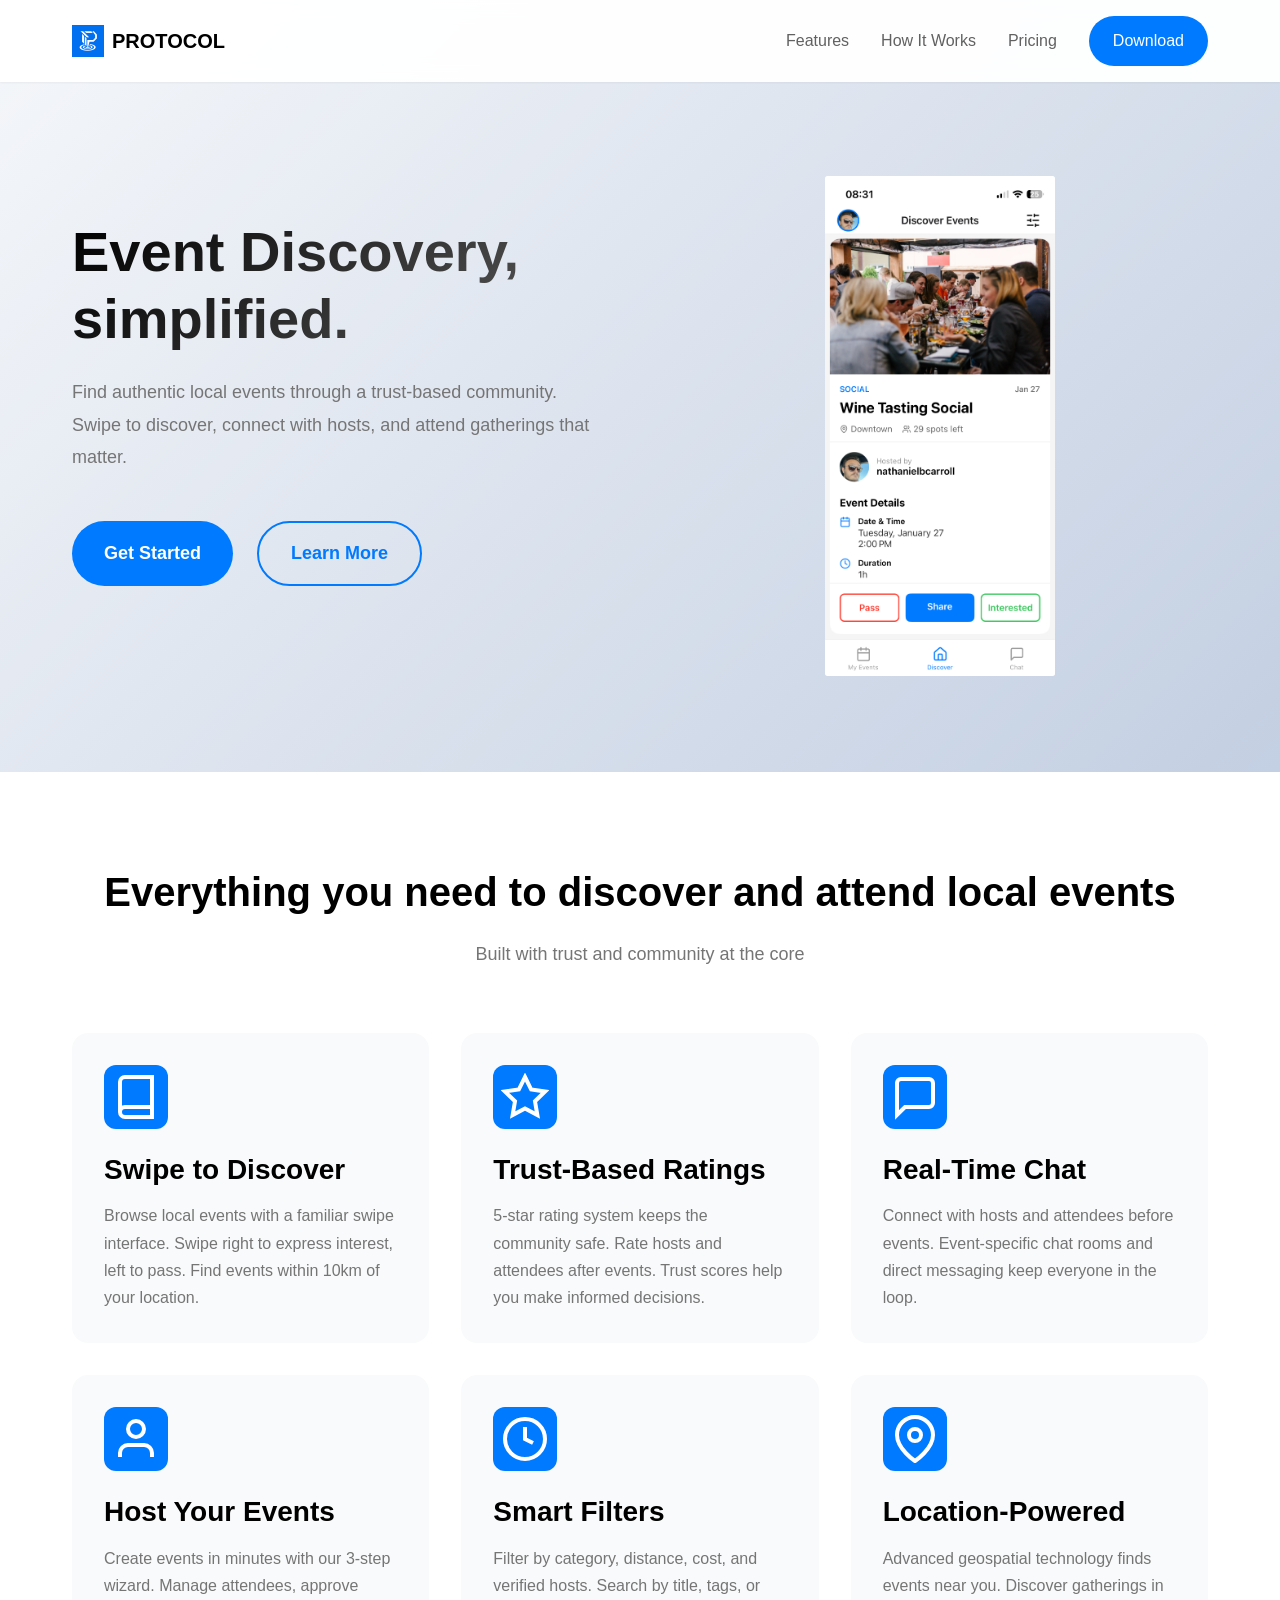
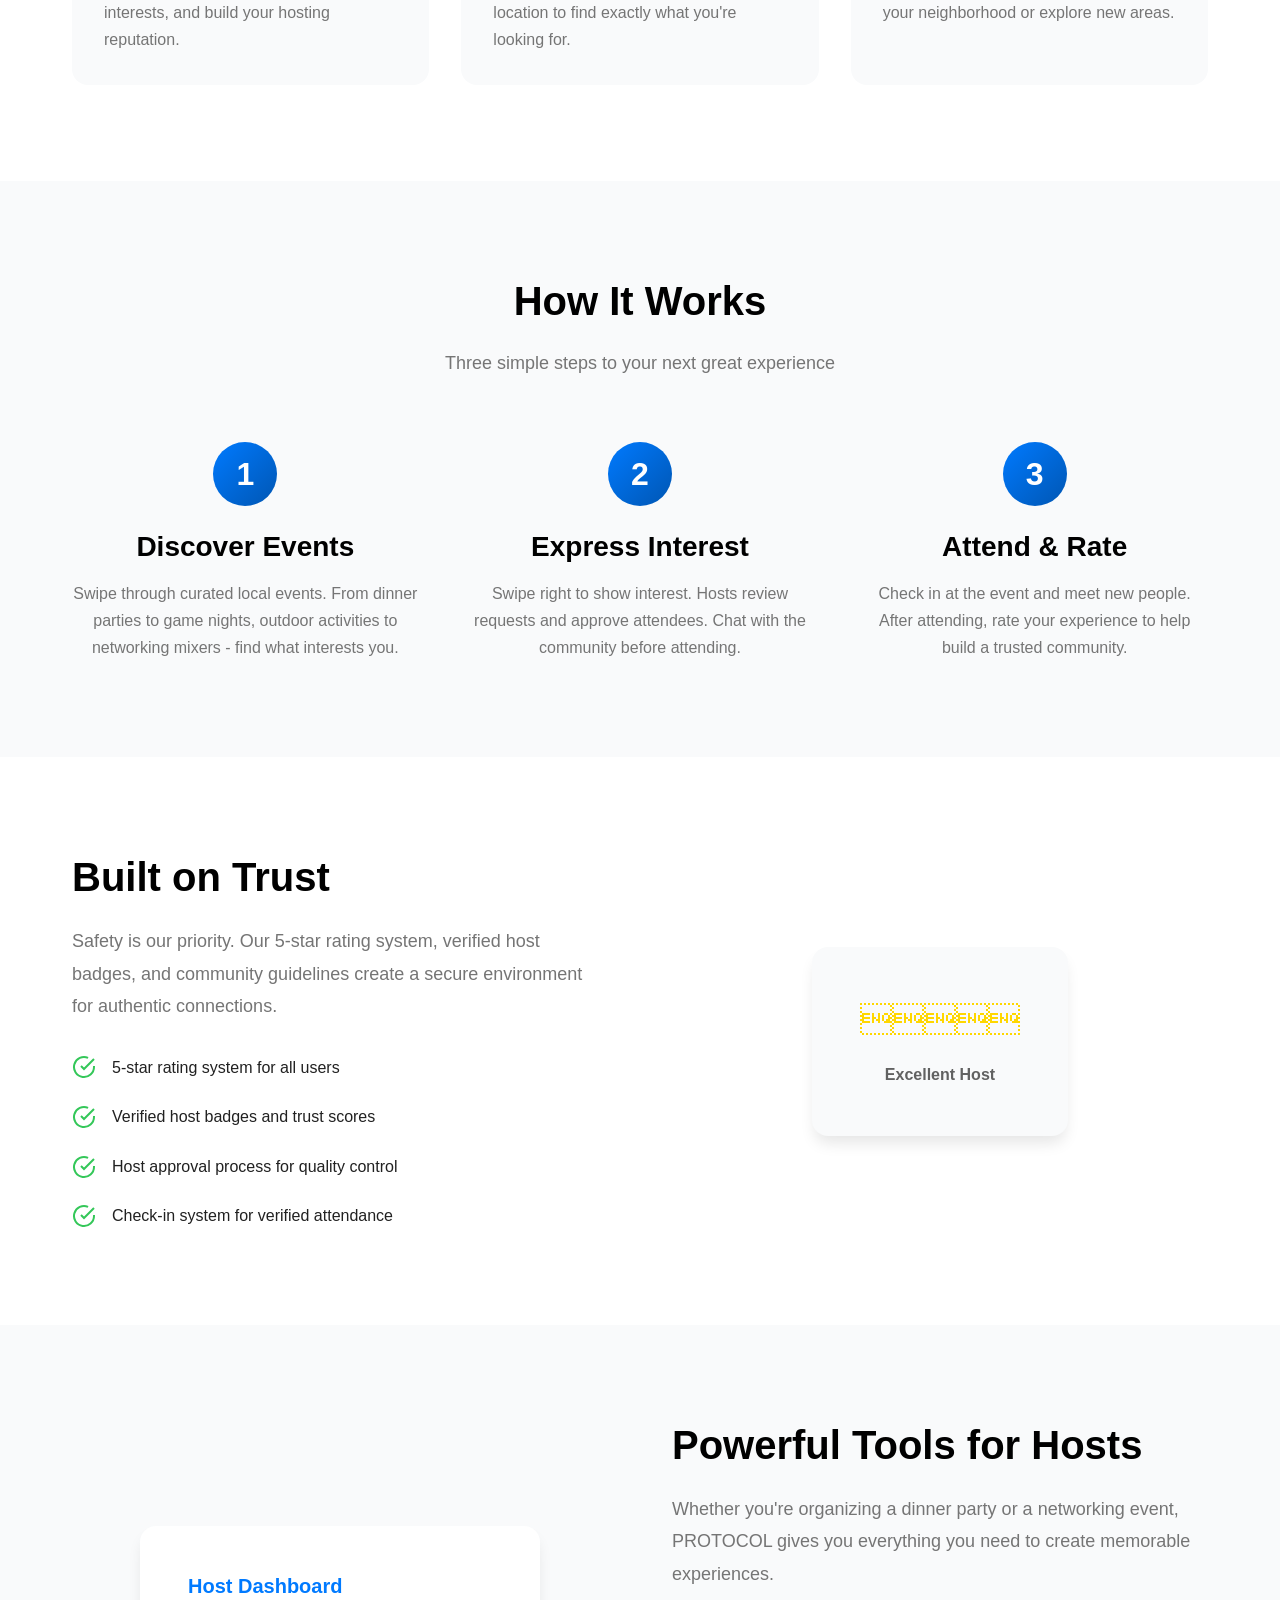
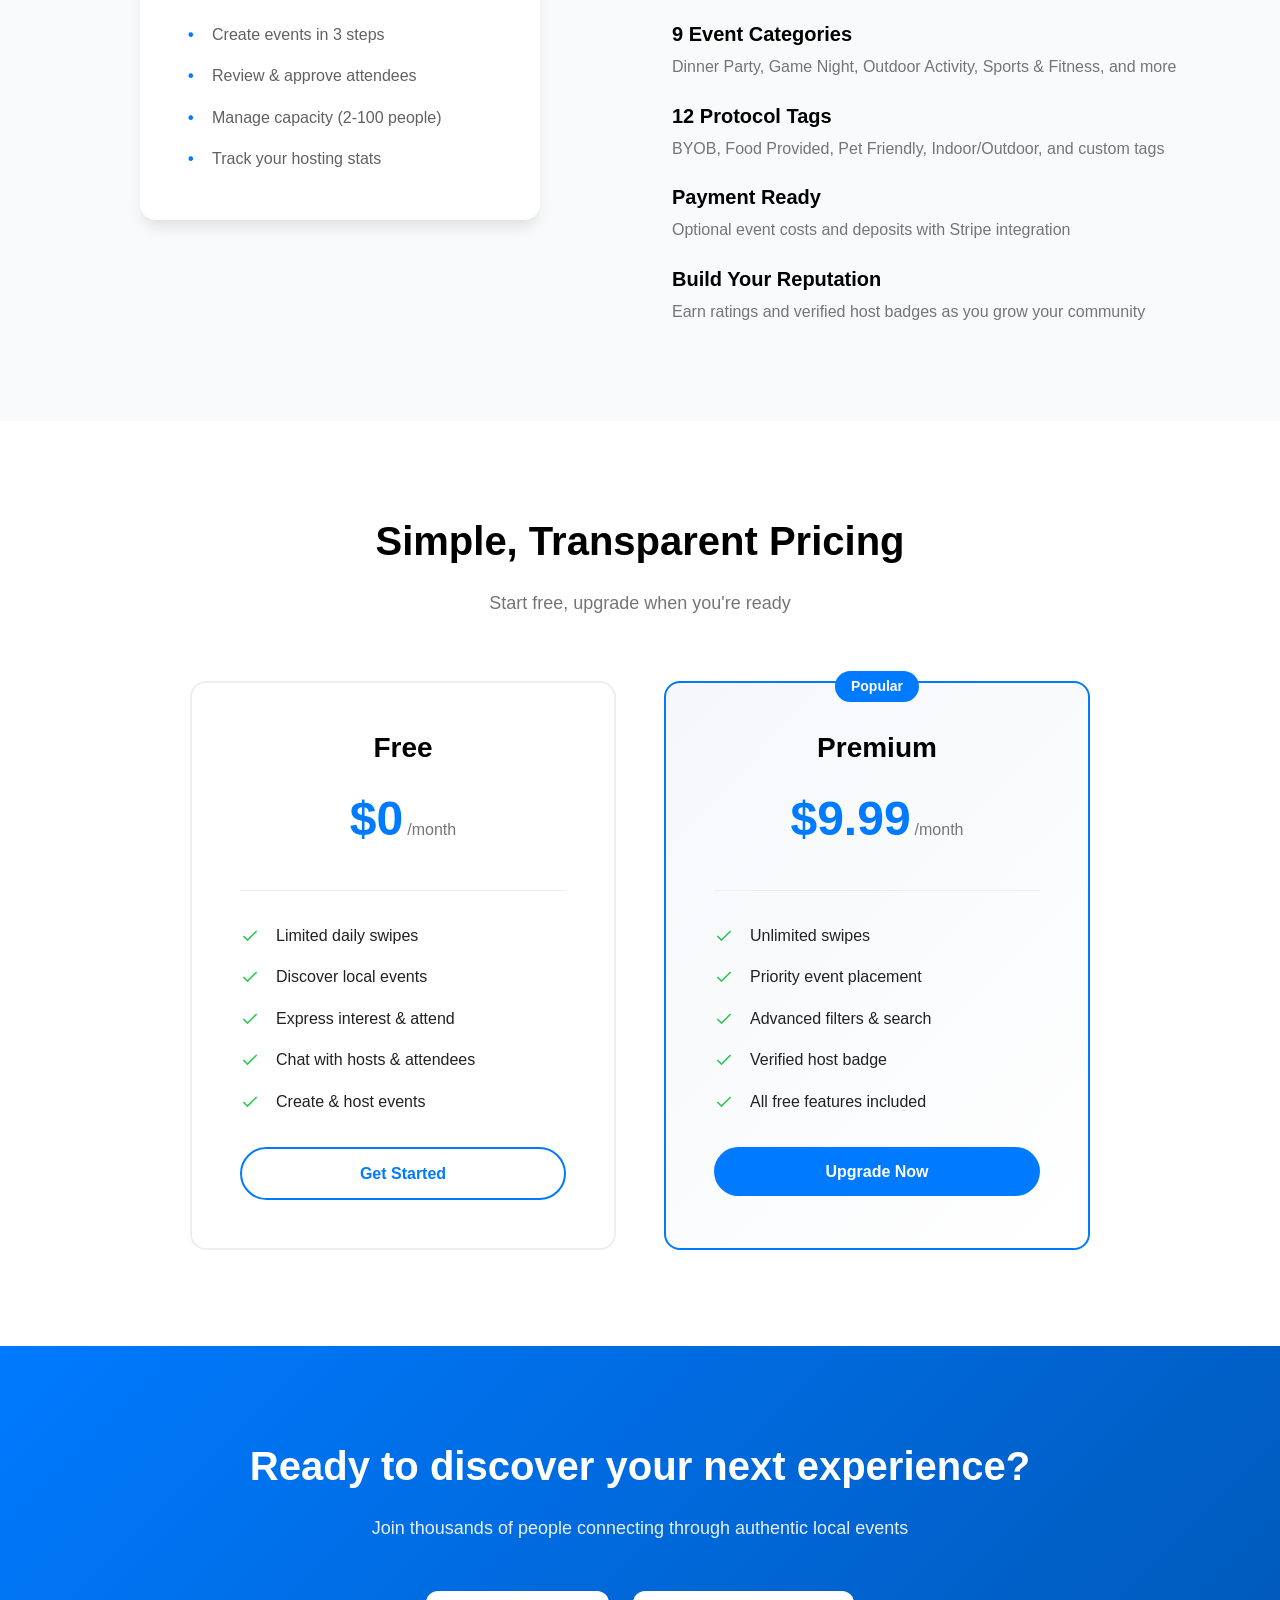
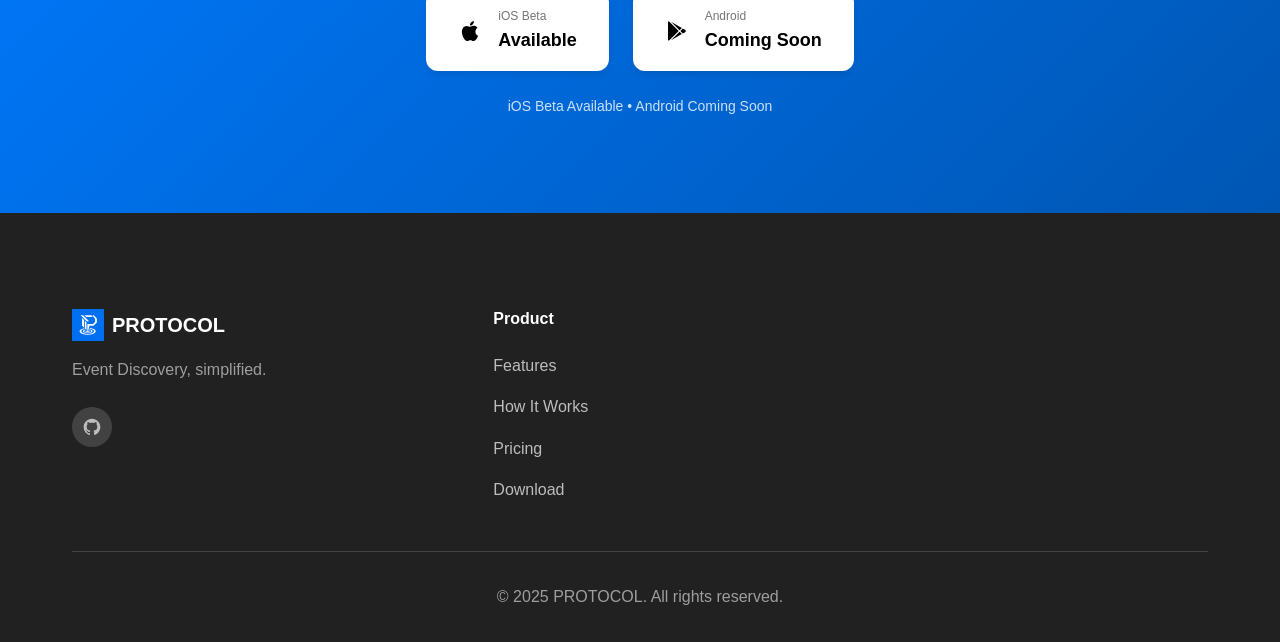
<file: index.html>
<!DOCTYPE html>
<html lang="en">
<head>
    <meta charset="UTF-8">
    <meta name="viewport" content="width=device-width, initial-scale=1.0">
    <meta name="description" content="PROTOCOL - Discover local events through trust. Swipe, connect, and attend authentic social gatherings in your area.">
    <meta name="keywords" content="events, social, local events, event discovery, community, meetup">
    <meta name="author" content="PROTOCOL">

    <!-- Open Graph / Social Media -->
    <meta property="og:type" content="website">
    <meta property="og:title" content="PROTOCOL - Event Discovery, simplified.">
    <meta property="og:description" content="Discover local events through trust. Swipe, connect, and attend authentic social gatherings in your area.">
    <meta property="og:url" content="https://protocol-social.github.io">

    <title>PROTOCOL - Event Discovery, simplified.</title>

    <!-- Favicon -->
    <link rel="icon" type="image/png" href="assets/favicon.png">

    <!-- Stylesheet -->
    <link rel="stylesheet" href="styles.css">
</head>
<body>
    <!-- Navigation -->
    <nav class="nav">
        <div class="container">
            <div class="nav-content">
                <div class="nav-logo">
                    <img src="assets/logo.png" alt="PROTOCOL" class="logo-img">
                    <span class="logo-text">PROTOCOL</span>
                </div>
                <div class="nav-links">
                    <a href="#features">Features</a>
                    <a href="#how-it-works">How It Works</a>
                    <a href="#pricing">Pricing</a>
                    <a href="#download" class="btn-primary">Download</a>
                </div>
            </div>
        </div>
    </nav>

    <!-- Hero Section -->
    <section class="hero">
        <div class="container">
            <div class="hero-content">
                <div class="hero-text">
                    <h1 class="hero-title">Event Discovery, simplified.</h1>
                    <p class="hero-subtitle">Find authentic local events through a trust-based community. Swipe to discover, connect with hosts, and attend gatherings that matter.</p>
                    <div class="hero-buttons">
                        <a href="#download" class="btn-primary btn-large">Get Started</a>
                        <a href="#how-it-works" class="btn-secondary btn-large">Learn More</a>
                    </div>
                </div>
                <div class="hero-image">
                    <img src="assets/app-screenshot.png" alt="PROTOCOL App Interface" class="mockup-img">
                </div>
            </div>
        </div>
    </section>

    <!-- Features Section -->
    <section id="features" class="features">
        <div class="container">
            <div class="section-header">
                <h2 class="section-title">Everything you need to discover and attend local events</h2>
                <p class="section-subtitle">Built with trust and community at the core</p>
            </div>
            <div class="features-grid">
                <div class="feature-card">
                    <div class="feature-icon">
                        <svg width="48" height="48" viewBox="0 0 24 24" fill="none" stroke="currentColor" stroke-width="2">
                            <path d="M4 19.5A2.5 2.5 0 0 1 6.5 17H20"></path>
                            <path d="M6.5 2H20v20H6.5A2.5 2.5 0 0 1 4 19.5v-15A2.5 2.5 0 0 1 6.5 2z"></path>
                        </svg>
                    </div>
                    <h3 class="feature-title">Swipe to Discover</h3>
                    <p class="feature-description">Browse local events with a familiar swipe interface. Swipe right to express interest, left to pass. Find events within 10km of your location.</p>
                </div>

                <div class="feature-card">
                    <div class="feature-icon">
                        <svg width="48" height="48" viewBox="0 0 24 24" fill="none" stroke="currentColor" stroke-width="2">
                            <polygon points="12 2 15.09 8.26 22 9.27 17 14.14 18.18 21.02 12 17.77 5.82 21.02 7 14.14 2 9.27 8.91 8.26 12 2"></polygon>
                        </svg>
                    </div>
                    <h3 class="feature-title">Trust-Based Ratings</h3>
                    <p class="feature-description">5-star rating system keeps the community safe. Rate hosts and attendees after events. Trust scores help you make informed decisions.</p>
                </div>

                <div class="feature-card">
                    <div class="feature-icon">
                        <svg width="48" height="48" viewBox="0 0 24 24" fill="none" stroke="currentColor" stroke-width="2">
                            <path d="M21 15a2 2 0 0 1-2 2H7l-4 4V5a2 2 0 0 1 2-2h14a2 2 0 0 1 2 2z"></path>
                        </svg>
                    </div>
                    <h3 class="feature-title">Real-Time Chat</h3>
                    <p class="feature-description">Connect with hosts and attendees before events. Event-specific chat rooms and direct messaging keep everyone in the loop.</p>
                </div>

                <div class="feature-card">
                    <div class="feature-icon">
                        <svg width="48" height="48" viewBox="0 0 24 24" fill="none" stroke="currentColor" stroke-width="2">
                            <path d="M20 21v-2a4 4 0 0 0-4-4H8a4 4 0 0 0-4 4v2"></path>
                            <circle cx="12" cy="7" r="4"></circle>
                        </svg>
                    </div>
                    <h3 class="feature-title">Host Your Events</h3>
                    <p class="feature-description">Create events in minutes with our 3-step wizard. Manage attendees, approve interests, and build your hosting reputation.</p>
                </div>

                <div class="feature-card">
                    <div class="feature-icon">
                        <svg width="48" height="48" viewBox="0 0 24 24" fill="none" stroke="currentColor" stroke-width="2">
                            <circle cx="12" cy="12" r="10"></circle>
                            <path d="M12 6v6l4 2"></path>
                        </svg>
                    </div>
                    <h3 class="feature-title">Smart Filters</h3>
                    <p class="feature-description">Filter by category, distance, cost, and verified hosts. Search by title, tags, or location to find exactly what you're looking for.</p>
                </div>

                <div class="feature-card">
                    <div class="feature-icon">
                        <svg width="48" height="48" viewBox="0 0 24 24" fill="none" stroke="currentColor" stroke-width="2">
                            <path d="M21 10c0 7-9 13-9 13s-9-6-9-13a9 9 0 0 1 18 0z"></path>
                            <circle cx="12" cy="10" r="3"></circle>
                        </svg>
                    </div>
                    <h3 class="feature-title">Location-Powered</h3>
                    <p class="feature-description">Advanced geospatial technology finds events near you. Discover gatherings in your neighborhood or explore new areas.</p>
                </div>
            </div>
        </div>
    </section>

    <!-- How It Works Section -->
    <section id="how-it-works" class="how-it-works">
        <div class="container">
            <div class="section-header">
                <h2 class="section-title">How It Works</h2>
                <p class="section-subtitle">Three simple steps to your next great experience</p>
            </div>
            <div class="steps">
                <div class="step">
                    <div class="step-number">1</div>
                    <div class="step-content">
                        <h3 class="step-title">Discover Events</h3>
                        <p class="step-description">Swipe through curated local events. From dinner parties to game nights, outdoor activities to networking mixers - find what interests you.</p>
                    </div>
                </div>

                <div class="step">
                    <div class="step-number">2</div>
                    <div class="step-content">
                        <h3 class="step-title">Express Interest</h3>
                        <p class="step-description">Swipe right to show interest. Hosts review requests and approve attendees. Chat with the community before attending.</p>
                    </div>
                </div>

                <div class="step">
                    <div class="step-number">3</div>
                    <div class="step-content">
                        <h3 class="step-title">Attend & Rate</h3>
                        <p class="step-description">Check in at the event and meet new people. After attending, rate your experience to help build a trusted community.</p>
                    </div>
                </div>
            </div>
        </div>
    </section>

    <!-- Trust & Safety Section -->
    <section class="trust-safety">
        <div class="container">
            <div class="trust-content">
                <div class="trust-text">
                    <h2 class="section-title">Built on Trust</h2>
                    <p class="trust-description">Safety is our priority. Our 5-star rating system, verified host badges, and community guidelines create a secure environment for authentic connections.</p>
                    <ul class="trust-features">
                        <li>
                            <svg width="24" height="24" viewBox="0 0 24 24" fill="none" stroke="currentColor" stroke-width="2">
                                <path d="M22 11.08V12a10 10 0 1 1-5.93-9.14"></path>
                                <polyline points="22 4 12 14.01 9 11.01"></polyline>
                            </svg>
                            <span>5-star rating system for all users</span>
                        </li>
                        <li>
                            <svg width="24" height="24" viewBox="0 0 24 24" fill="none" stroke="currentColor" stroke-width="2">
                                <path d="M22 11.08V12a10 10 0 1 1-5.93-9.14"></path>
                                <polyline points="22 4 12 14.01 9 11.01"></polyline>
                            </svg>
                            <span>Verified host badges and trust scores</span>
                        </li>
                        <li>
                            <svg width="24" height="24" viewBox="0 0 24 24" fill="none" stroke="currentColor" stroke-width="2">
                                <path d="M22 11.08V12a10 10 0 1 1-5.93-9.14"></path>
                                <polyline points="22 4 12 14.01 9 11.01"></polyline>
                            </svg>
                            <span>Host approval process for quality control</span>
                        </li>
                        <li>
                            <svg width="24" height="24" viewBox="0 0 24 24" fill="none" stroke="currentColor" stroke-width="2">
                                <path d="M22 11.08V12a10 10 0 1 1-5.93-9.14"></path>
                                <polyline points="22 4 12 14.01 9 11.01"></polyline>
                            </svg>
                            <span>Check-in system for verified attendance</span>
                        </li>
                    </ul>
                </div>
                <div class="trust-visual">
                    <div class="rating-showcase">
                        <div class="rating-card">
                            <div class="stars"></div>
                            <div class="rating-label">Excellent Host</div>
                        </div>
                    </div>
                </div>
            </div>
        </div>
    </section>

    <!-- For Hosts Section -->
    <section class="for-hosts">
        <div class="container">
            <div class="hosts-content">
                <div class="hosts-visual">
                    <div class="host-dashboard-preview">
                        <div class="dashboard-card">
                            <h4>Host Dashboard</h4>
                            <ul>
                                <li>Create events in 3 steps</li>
                                <li>Review & approve attendees</li>
                                <li>Manage capacity (2-100 people)</li>
                                <li>Track your hosting stats</li>
                            </ul>
                        </div>
                    </div>
                </div>
                <div class="hosts-text">
                    <h2 class="section-title">Powerful Tools for Hosts</h2>
                    <p class="hosts-description">Whether you're organizing a dinner party or a networking event, PROTOCOL gives you everything you need to create memorable experiences.</p>
                    <div class="hosts-features">
                        <div class="host-feature">
                            <h4>9 Event Categories</h4>
                            <p>Dinner Party, Game Night, Outdoor Activity, Sports & Fitness, and more</p>
                        </div>
                        <div class="host-feature">
                            <h4>12 Protocol Tags</h4>
                            <p>BYOB, Food Provided, Pet Friendly, Indoor/Outdoor, and custom tags</p>
                        </div>
                        <div class="host-feature">
                            <h4>Payment Ready</h4>
                            <p>Optional event costs and deposits with Stripe integration</p>
                        </div>
                        <div class="host-feature">
                            <h4>Build Your Reputation</h4>
                            <p>Earn ratings and verified host badges as you grow your community</p>
                        </div>
                    </div>
                </div>
            </div>
        </div>
    </section>

    <!-- Pricing Section -->
    <section id="pricing" class="pricing">
        <div class="container">
            <div class="section-header">
                <h2 class="section-title">Simple, Transparent Pricing</h2>
                <p class="section-subtitle">Start free, upgrade when you're ready</p>
            </div>
            <div class="pricing-grid">
                <div class="pricing-card">
                    <div class="pricing-header">
                        <h3 class="pricing-title">Free</h3>
                        <div class="pricing-price">
                            <span class="price-amount">$0</span>
                            <span class="price-period">/month</span>
                        </div>
                    </div>
                    <ul class="pricing-features">
                        <li>
                            <svg width="20" height="20" viewBox="0 0 24 24" fill="none" stroke="currentColor" stroke-width="2">
                                <polyline points="20 6 9 17 4 12"></polyline>
                            </svg>
                            <span>Limited daily swipes</span>
                        </li>
                        <li>
                            <svg width="20" height="20" viewBox="0 0 24 24" fill="none" stroke="currentColor" stroke-width="2">
                                <polyline points="20 6 9 17 4 12"></polyline>
                            </svg>
                            <span>Discover local events</span>
                        </li>
                        <li>
                            <svg width="20" height="20" viewBox="0 0 24 24" fill="none" stroke="currentColor" stroke-width="2">
                                <polyline points="20 6 9 17 4 12"></polyline>
                            </svg>
                            <span>Express interest & attend</span>
                        </li>
                        <li>
                            <svg width="20" height="20" viewBox="0 0 24 24" fill="none" stroke="currentColor" stroke-width="2">
                                <polyline points="20 6 9 17 4 12"></polyline>
                            </svg>
                            <span>Chat with hosts & attendees</span>
                        </li>
                        <li>
                            <svg width="20" height="20" viewBox="0 0 24 24" fill="none" stroke="currentColor" stroke-width="2">
                                <polyline points="20 6 9 17 4 12"></polyline>
                            </svg>
                            <span>Create & host events</span>
                        </li>
                    </ul>
                    <a href="#download" class="btn-secondary btn-block">Get Started</a>
                </div>

                <div class="pricing-card pricing-featured">
                    <div class="pricing-badge">Popular</div>
                    <div class="pricing-header">
                        <h3 class="pricing-title">Premium</h3>
                        <div class="pricing-price">
                            <span class="price-amount">$9.99</span>
                            <span class="price-period">/month</span>
                        </div>
                    </div>
                    <ul class="pricing-features">
                        <li>
                            <svg width="20" height="20" viewBox="0 0 24 24" fill="none" stroke="currentColor" stroke-width="2">
                                <polyline points="20 6 9 17 4 12"></polyline>
                            </svg>
                            <span>Unlimited swipes</span>
                        </li>
                        <li>
                            <svg width="20" height="20" viewBox="0 0 24 24" fill="none" stroke="currentColor" stroke-width="2">
                                <polyline points="20 6 9 17 4 12"></polyline>
                            </svg>
                            <span>Priority event placement</span>
                        </li>
                        <li>
                            <svg width="20" height="20" viewBox="0 0 24 24" fill="none" stroke="currentColor" stroke-width="2">
                                <polyline points="20 6 9 17 4 12"></polyline>
                            </svg>
                            <span>Advanced filters & search</span>
                        </li>
                        <li>
                            <svg width="20" height="20" viewBox="0 0 24 24" fill="none" stroke="currentColor" stroke-width="2">
                                <polyline points="20 6 9 17 4 12"></polyline>
                            </svg>
                            <span>Verified host badge</span>
                        </li>
                        <li>
                            <svg width="20" height="20" viewBox="0 0 24 24" fill="none" stroke="currentColor" stroke-width="2">
                                <polyline points="20 6 9 17 4 12"></polyline>
                            </svg>
                            <span>All free features included</span>
                        </li>
                    </ul>
                    <a href="#download" class="btn-primary btn-block">Upgrade Now</a>
                </div>
            </div>
        </div>
    </section>

    <!-- Download Section -->
    <section id="download" class="download">
        <div class="container">
            <div class="download-content">
                <h2 class="section-title">Ready to discover your next experience?</h2>
                <p class="download-subtitle">Join thousands of people connecting through authentic local events</p>
                <div class="download-buttons">
                    <a href="#" class="store-button">
                        <svg width="24" height="24" viewBox="0 0 24 24" fill="currentColor">
                            <path d="M18.71 19.5c-.83 1.24-1.71 2.45-3.05 2.47-1.34.03-1.77-.79-3.29-.79-1.53 0-2 .77-3.27.82-1.31.05-2.3-1.32-3.14-2.53C4.25 17 2.94 12.45 4.7 9.39c.87-1.52 2.43-2.48 4.12-2.51 1.28-.02 2.5.87 3.29.87.78 0 2.26-1.07 3.81-.91.65.03 2.47.26 3.64 1.98-.09.06-2.17 1.28-2.15 3.81.03 3.02 2.65 4.03 2.68 4.04-.03.07-.42 1.44-1.38 2.83M13 3.5c.73-.83 1.94-1.46 2.94-1.5.13 1.17-.34 2.35-1.04 3.19-.69.85-1.83 1.51-2.95 1.42-.15-1.15.41-2.35 1.05-3.11z"/>
                        </svg>
                        <div class="store-text">
                            <div class="store-label">iOS Beta</div>
                            <div class="store-name">Available</div>
                        </div>
                    </a>
                    <a href="#" class="store-button">
                        <svg width="24" height="24" viewBox="0 0 24 24" fill="currentColor">
                            <path d="M3,20.5V3.5C3,2.91 3.34,2.39 3.84,2.15L13.69,12L3.84,21.85C3.34,21.6 3,21.09 3,20.5M16.81,15.12L6.05,21.34L14.54,12.85L16.81,15.12M20.16,10.81C20.5,11.08 20.75,11.5 20.75,12C20.75,12.5 20.53,12.9 20.18,13.18L17.89,14.5L15.39,12L17.89,9.5L20.16,10.81M6.05,2.66L16.81,8.88L14.54,11.15L6.05,2.66Z"/>
                        </svg>
                        <div class="store-text">
                            <div class="store-label">Android</div>
                            <div class="store-name">Coming Soon</div>
                        </div>
                    </a>
                </div>
                <p class="download-note">iOS Beta Available • Android Coming Soon</p>
            </div>
        </div>
    </section>

    <!-- Footer -->
    <footer class="footer">
        <div class="container">
            <div class="footer-content">
                <div class="footer-brand">
                    <div class="footer-logo">
                        <img src="assets/logo.png" alt="PROTOCOL" class="logo-img">
                        <span class="logo-text">PROTOCOL</span>
                    </div>
                    <p class="footer-tagline">Event Discovery, simplified.</p>
                    <div class="social-links">
                        <a href="https://github.com/PROTOCOL-social" aria-label="GitHub">
                            <svg width="20" height="20" viewBox="0 0 24 24" fill="currentColor">
                                <path d="M12 2C6.477 2 2 6.477 2 12c0 4.42 2.865 8.17 6.839 9.49.5.092.682-.217.682-.482 0-.237-.008-.866-.013-1.7-2.782.603-3.369-1.34-3.369-1.34-.454-1.156-1.11-1.463-1.11-1.463-.908-.62.069-.608.069-.608 1.003.07 1.531 1.03 1.531 1.03.892 1.529 2.341 1.087 2.91.832.092-.647.35-1.088.636-1.338-2.22-.253-4.555-1.11-4.555-4.943 0-1.091.39-1.984 1.029-2.683-.103-.253-.446-1.27.098-2.647 0 0 .84-.269 2.75 1.025A9.578 9.578 0 0112 6.836c.85.004 1.705.114 2.504.336 1.909-1.294 2.747-1.025 2.747-1.025.546 1.377.203 2.394.1 2.647.64.699 1.028 1.592 1.028 2.683 0 3.842-2.339 4.687-4.566 4.935.359.309.678.919.678 1.852 0 1.336-.012 2.415-.012 2.743 0 .267.18.578.688.48C19.138 20.167 22 16.418 22 12c0-5.523-4.477-10-10-10z"></path>
                            </svg>
                        </a>
                    </div>
                </div>
                <div class="footer-links">
                    <div class="footer-column">
                        <h4>Product</h4>
                        <ul>
                            <li><a href="#features">Features</a></li>
                            <li><a href="#how-it-works">How It Works</a></li>
                            <li><a href="#pricing">Pricing</a></li>
                            <li><a href="#download">Download</a></li>
                        </ul>
                    </div>
                </div>
            </div>
            <div class="footer-bottom">
                <p>&copy; 2025 PROTOCOL. All rights reserved.</p>
            </div>
        </div>
    </footer>

    <!-- Script -->
    <script src="script.js"></script>
</body>
</html>
</file>
<file: styles.css>
/* ==========================================
   PROTOCOL Landing Page Styles
   Brand Colors: #007AFF (Primary), #34C759 (Success)
   Design: iOS-first, clean, minimal
   ========================================== */

/* CSS Reset & Base Styles */
* {
    margin: 0;
    padding: 0;
    box-sizing: border-box;
}

:root {
    /* Brand Colors */
    --color-primary: #007AFF;
    --color-primary-dark: #0056b3;
    --color-success: #34C759;
    --color-error: #FF3B30;

    /* Neutral Colors */
    --color-white: #FFFFFF;
    --color-black: #000000;
    --color-gray-50: #F9FAFB;
    --color-gray-100: #F5F5F5;
    --color-gray-200: #EEEEEE;
    --color-gray-300: #E0E0E0;
    --color-gray-400: #BDBDBD;
    --color-gray-500: #9E9E9E;
    --color-gray-600: #757575;
    --color-gray-700: #616161;
    --color-gray-800: #424242;
    --color-gray-900: #212121;

    /* Typography */
    --font-system: -apple-system, BlinkMacSystemFont, 'Segoe UI', Roboto, 'Helvetica Neue', Arial, sans-serif;

    /* Spacing */
    --spacing-xs: 0.5rem;
    --spacing-sm: 1rem;
    --spacing-md: 1.5rem;
    --spacing-lg: 2rem;
    --spacing-xl: 3rem;
    --spacing-2xl: 4rem;
    --spacing-3xl: 6rem;

    /* Shadows */
    --shadow-sm: 0 1px 2px 0 rgba(0, 0, 0, 0.05);
    --shadow-md: 0 4px 6px -1px rgba(0, 0, 0, 0.1);
    --shadow-lg: 0 10px 15px -3px rgba(0, 0, 0, 0.1);
    --shadow-xl: 0 20px 25px -5px rgba(0, 0, 0, 0.1);

    /* Border Radius */
    --radius-sm: 0.375rem;
    --radius-md: 0.5rem;
    --radius-lg: 0.75rem;
    --radius-xl: 1rem;
    --radius-2xl: 1.5rem;
    --radius-full: 9999px;

    /* Transitions */
    --transition: all 0.3s ease;
}

html {
    scroll-behavior: smooth;
}

body {
    font-family: var(--font-system);
    font-size: 16px;
    line-height: 1.6;
    color: var(--color-gray-900);
    background-color: var(--color-white);
    -webkit-font-smoothing: antialiased;
    -moz-osx-font-smoothing: grayscale;
}

/* Container */
.container {
    max-width: 1200px;
    margin: 0 auto;
    padding: 0 var(--spacing-md);
}

@media (min-width: 768px) {
    .container {
        padding: 0 var(--spacing-lg);
    }
}

/* Typography */
h1, h2, h3, h4, h5, h6 {
    font-weight: 700;
    line-height: 1.2;
    color: var(--color-black);
}

h1 {
    font-size: 2.5rem;
}

h2 {
    font-size: 2rem;
}

h3 {
    font-size: 1.5rem;
}

h4 {
    font-size: 1.25rem;
}

@media (min-width: 768px) {
    h1 {
        font-size: 3.5rem;
    }

    h2 {
        font-size: 2.5rem;
    }

    h3 {
        font-size: 1.75rem;
    }
}

/* Buttons */
.btn-primary,
.btn-secondary {
    display: inline-flex;
    align-items: center;
    justify-content: center;
    padding: 0.75rem 1.5rem;
    font-size: 1rem;
    font-weight: 600;
    text-decoration: none;
    border-radius: var(--radius-full);
    transition: var(--transition);
    cursor: pointer;
    border: none;
}

.btn-primary,
.btn-primary:link,
.btn-primary:visited {
    background-color: var(--color-primary);
    color: var(--color-white);
}

.btn-primary:hover {
    background-color: var(--color-primary-dark);
    transform: translateY(-2px);
    box-shadow: var(--shadow-lg);
}

.btn-secondary,
.btn-secondary:link,
.btn-secondary:visited {
    background-color: transparent;
    color: var(--color-primary);
    border: 2px solid var(--color-primary);
}

.btn-secondary:hover {
    background-color: var(--color-primary);
    color: var(--color-white);
}

.btn-large {
    padding: 1rem 2rem;
    font-size: 1.125rem;
}

.btn-block {
    width: 100%;
}

/* Navigation */
.nav {
    position: fixed;
    top: 0;
    left: 0;
    right: 0;
    background-color: rgba(255, 255, 255, 0.95);
    backdrop-filter: blur(10px);
    -webkit-backdrop-filter: blur(10px);
    box-shadow: var(--shadow-sm);
    z-index: 1000;
}

.nav-content {
    display: flex;
    align-items: center;
    justify-content: space-between;
    padding: var(--spacing-sm) 0;
}

.nav-logo {
    display: flex;
    align-items: center;
    gap: var(--spacing-xs);
    text-decoration: none;
}

.logo-img {
    width: 32px;
    height: 32px;
}

.logo-text {
    font-size: 1.25rem;
    font-weight: 700;
    color: var(--color-black);
}

.nav-links {
    display: none;
    align-items: center;
    gap: var(--spacing-lg);
}

.nav-links a {
    text-decoration: none;
    color: var(--color-gray-700);
    font-weight: 500;
    transition: var(--transition);
}

.nav-links a:not(.btn-primary):hover {
    color: var(--color-primary);
}

@media (min-width: 768px) {
    .nav-links {
        display: flex;
    }
}

/* Hero Section */
.hero {
    padding-top: calc(80px + var(--spacing-3xl));
    padding-bottom: var(--spacing-3xl);
    background: linear-gradient(135deg, #f5f7fa 0%, #c3cfe2 100%);
}

.hero-content {
    display: grid;
    gap: var(--spacing-xl);
    align-items: center;
}

@media (min-width: 768px) {
    .hero-content {
        grid-template-columns: 1fr 1fr;
        gap: var(--spacing-2xl);
    }
}

.hero-title {
    margin-bottom: var(--spacing-md);
    background: linear-gradient(135deg, var(--color-black) 0%, var(--color-gray-700) 100%);
    -webkit-background-clip: text;
    -webkit-text-fill-color: transparent;
    background-clip: text;
}

.hero-subtitle {
    font-size: 1.125rem;
    color: var(--color-gray-600);
    margin-bottom: var(--spacing-xl);
    line-height: 1.8;
}

.hero-buttons {
    display: flex;
    flex-wrap: wrap;
    gap: var(--spacing-md);
    margin-bottom: var(--spacing-xl);
}

.hero-stats {
    display: grid;
    grid-template-columns: repeat(3, 1fr);
    gap: var(--spacing-lg);
}

.stat {
    text-align: center;
}

.stat-number {
    font-size: 1.5rem;
    font-weight: 700;
    color: var(--color-primary);
}

.stat-label {
    font-size: 0.875rem;
    color: var(--color-gray-600);
}

.hero-image {
    display: flex;
    align-items: center;
    justify-content: center;
    overflow: hidden;
}

.mockup-img {
    max-width: 100%;
    max-height: 500px;
    width: auto;
    object-fit: contain;
    filter: drop-shadow(var(--shadow-xl));
}

@media (max-width: 768px) {
    .mockup-img {
        max-height: 350px;
    }
}

/* Section Styles */
section {
    padding: var(--spacing-3xl) 0;
}

.section-header {
    text-align: center;
    margin-bottom: var(--spacing-2xl);
}

.section-title {
    margin-bottom: var(--spacing-md);
}

.section-subtitle {
    font-size: 1.125rem;
    color: var(--color-gray-600);
}

/* Features Section */
.features {
    background-color: var(--color-white);
}

.features-grid {
    display: grid;
    gap: var(--spacing-lg);
}

@media (min-width: 640px) {
    .features-grid {
        grid-template-columns: repeat(2, 1fr);
    }
}

@media (min-width: 1024px) {
    .features-grid {
        grid-template-columns: repeat(3, 1fr);
    }
}

.feature-card {
    padding: var(--spacing-lg);
    background-color: var(--color-gray-50);
    border-radius: var(--radius-xl);
    transition: var(--transition);
}

.feature-card:hover {
    background-color: var(--color-white);
    box-shadow: var(--shadow-lg);
    transform: translateY(-4px);
}

.feature-icon {
    width: 64px;
    height: 64px;
    display: flex;
    align-items: center;
    justify-content: center;
    background-color: var(--color-primary);
    color: var(--color-white);
    border-radius: var(--radius-lg);
    margin-bottom: var(--spacing-md);
}

.feature-title {
    margin-bottom: var(--spacing-sm);
}

.feature-description {
    color: var(--color-gray-600);
    line-height: 1.7;
}

/* How It Works Section */
.how-it-works {
    background-color: var(--color-gray-50);
}

.steps {
    display: grid;
    gap: var(--spacing-xl);
}

@media (min-width: 768px) {
    .steps {
        grid-template-columns: repeat(3, 1fr);
    }
}

.step {
    text-align: center;
}

.step-number {
    width: 64px;
    height: 64px;
    display: flex;
    align-items: center;
    justify-content: center;
    margin: 0 auto var(--spacing-md);
    font-size: 2rem;
    font-weight: 800;
    color: var(--color-white);
    background: linear-gradient(135deg, var(--color-primary) 0%, #0056b3 100%);
    border-radius: var(--radius-full);
}

.step-title {
    margin-bottom: var(--spacing-sm);
}

.step-description {
    color: var(--color-gray-600);
    line-height: 1.7;
}

/* Trust & Safety Section */
.trust-safety {
    background-color: var(--color-white);
}

.trust-content {
    display: grid;
    gap: var(--spacing-xl);
    align-items: center;
}

@media (min-width: 768px) {
    .trust-content {
        grid-template-columns: 1fr 1fr;
        gap: var(--spacing-2xl);
    }
}

.trust-description {
    font-size: 1.125rem;
    color: var(--color-gray-600);
    margin-bottom: var(--spacing-lg);
    line-height: 1.8;
}

.trust-features {
    list-style: none;
    display: flex;
    flex-direction: column;
    gap: var(--spacing-md);
}

.trust-features li {
    display: flex;
    align-items: center;
    gap: var(--spacing-sm);
}

.trust-features svg {
    color: var(--color-success);
    flex-shrink: 0;
}

.trust-visual {
    display: flex;
    align-items: center;
    justify-content: center;
}

.rating-showcase {
    padding: var(--spacing-xl);
}

.rating-card {
    background-color: var(--color-gray-50);
    padding: var(--spacing-xl);
    border-radius: var(--radius-xl);
    text-align: center;
    box-shadow: var(--shadow-lg);
}

.stars {
    font-size: 2rem;
    color: #FFD700;
    margin-bottom: var(--spacing-sm);
}

.rating-label {
    font-weight: 600;
    color: var(--color-gray-700);
}

/* For Hosts Section */
.for-hosts {
    background-color: var(--color-gray-50);
}

.hosts-content {
    display: grid;
    gap: var(--spacing-xl);
    align-items: center;
}

@media (min-width: 768px) {
    .hosts-content {
        grid-template-columns: 1fr 1fr;
        gap: var(--spacing-2xl);
    }
}

.hosts-description {
    font-size: 1.125rem;
    color: var(--color-gray-600);
    margin-bottom: var(--spacing-lg);
    line-height: 1.8;
}

.hosts-features {
    display: grid;
    gap: var(--spacing-md);
}

.host-feature h4 {
    margin-bottom: var(--spacing-xs);
    color: var(--color-black);
}

.host-feature p {
    color: var(--color-gray-600);
}

.hosts-visual {
    display: flex;
    align-items: center;
    justify-content: center;
}

.host-dashboard-preview {
    width: 100%;
    max-width: 400px;
}

.dashboard-card {
    background-color: var(--color-white);
    padding: var(--spacing-xl);
    border-radius: var(--radius-xl);
    box-shadow: var(--shadow-lg);
}

.dashboard-card h4 {
    margin-bottom: var(--spacing-md);
    color: var(--color-primary);
}

.dashboard-card ul {
    list-style: none;
    display: flex;
    flex-direction: column;
    gap: var(--spacing-sm);
}

.dashboard-card li {
    padding-left: var(--spacing-md);
    position: relative;
    color: var(--color-gray-700);
}

.dashboard-card li::before {
    content: "•";
    position: absolute;
    left: 0;
    color: var(--color-primary);
    font-weight: bold;
}

/* Pricing Section */
.pricing {
    background-color: var(--color-white);
}

.pricing-grid {
    display: grid;
    gap: var(--spacing-xl);
    max-width: 900px;
    margin: 0 auto;
}

@media (min-width: 768px) {
    .pricing-grid {
        grid-template-columns: repeat(2, 1fr);
    }
}

.pricing-card {
    background-color: var(--color-white);
    border: 2px solid var(--color-gray-200);
    border-radius: var(--radius-xl);
    padding: var(--spacing-xl);
    position: relative;
    transition: var(--transition);
}

.pricing-card:hover {
    border-color: var(--color-primary);
    box-shadow: var(--shadow-xl);
    transform: translateY(-4px);
}

.pricing-featured {
    border-color: var(--color-primary);
    background: linear-gradient(135deg, #f5f7fa 0%, #ffffff 100%);
}

.pricing-badge {
    position: absolute;
    top: -12px;
    left: 50%;
    transform: translateX(-50%);
    background-color: var(--color-primary);
    color: var(--color-white);
    padding: 0.25rem 1rem;
    border-radius: var(--radius-full);
    font-size: 0.875rem;
    font-weight: 600;
}

.pricing-header {
    text-align: center;
    margin-bottom: var(--spacing-lg);
    padding-bottom: var(--spacing-lg);
    border-bottom: 1px solid var(--color-gray-200);
}

.pricing-title {
    margin-bottom: var(--spacing-sm);
}

.pricing-price {
    display: flex;
    align-items: baseline;
    justify-content: center;
    gap: 0.25rem;
}

.price-amount {
    font-size: 3rem;
    font-weight: 800;
    color: var(--color-primary);
}

.price-period {
    color: var(--color-gray-600);
}

.pricing-features {
    list-style: none;
    margin-bottom: var(--spacing-lg);
    display: flex;
    flex-direction: column;
    gap: var(--spacing-sm);
}

.pricing-features li {
    display: flex;
    align-items: center;
    gap: var(--spacing-sm);
}

.pricing-features svg {
    color: var(--color-success);
    flex-shrink: 0;
}

/* Download Section */
.download {
    background: linear-gradient(135deg, var(--color-primary) 0%, #0056b3 100%);
    color: var(--color-white);
}

.download-content {
    text-align: center;
}

.download .section-title {
    color: var(--color-white);
}

.download-subtitle {
    font-size: 1.125rem;
    margin-bottom: var(--spacing-xl);
    opacity: 0.9;
}

.download-buttons {
    display: flex;
    flex-wrap: wrap;
    gap: var(--spacing-md);
    justify-content: center;
    margin-bottom: var(--spacing-md);
}

.store-button {
    display: flex;
    align-items: center;
    gap: var(--spacing-sm);
    padding: var(--spacing-sm) var(--spacing-lg);
    background-color: var(--color-white);
    color: var(--color-black);
    border-radius: var(--radius-lg);
    text-decoration: none;
    transition: var(--transition);
    box-shadow: var(--shadow-md);
}

.store-button:hover {
    transform: translateY(-2px);
    box-shadow: var(--shadow-xl);
}

.store-text {
    text-align: left;
}

.store-label {
    font-size: 0.75rem;
    color: var(--color-gray-600);
}

.store-name {
    font-size: 1.125rem;
    font-weight: 600;
}

.download-note {
    opacity: 0.8;
    font-size: 0.875rem;
}

/* Footer */
.footer {
    background-color: var(--color-gray-900);
    color: var(--color-gray-400);
    padding: var(--spacing-3xl) 0 var(--spacing-lg);
}

.footer-content {
    display: grid;
    gap: var(--spacing-xl);
    margin-bottom: var(--spacing-xl);
}

@media (min-width: 768px) {
    .footer-content {
        grid-template-columns: 1fr 2fr;
        gap: var(--spacing-2xl);
    }
}

.footer-logo {
    display: flex;
    align-items: center;
    gap: var(--spacing-xs);
    margin-bottom: var(--spacing-sm);
}

.footer-logo .logo-text {
    color: var(--color-white);
}

.footer-tagline {
    margin-bottom: var(--spacing-md);
    color: var(--color-gray-500);
}

.social-links {
    display: flex;
    gap: var(--spacing-md);
}

.social-links a {
    width: 40px;
    height: 40px;
    display: flex;
    align-items: center;
    justify-content: center;
    background-color: var(--color-gray-800);
    border-radius: var(--radius-full);
    color: var(--color-gray-400);
    transition: var(--transition);
}

.social-links a:hover {
    background-color: var(--color-primary);
    color: var(--color-white);
}

.footer-links {
    display: grid;
    gap: var(--spacing-xl);
}

@media (min-width: 640px) {
    .footer-links {
        grid-template-columns: repeat(3, 1fr);
    }
}

.footer-column h4 {
    color: var(--color-white);
    margin-bottom: var(--spacing-md);
    font-size: 1rem;
}

.footer-column ul {
    list-style: none;
    display: flex;
    flex-direction: column;
    gap: var(--spacing-sm);
}

.footer-column a {
    color: var(--color-gray-400);
    text-decoration: none;
    transition: var(--transition);
}

.footer-column a:hover {
    color: var(--color-primary);
}

.footer-bottom {
    text-align: center;
    padding-top: var(--spacing-lg);
    border-top: 1px solid var(--color-gray-800);
    color: var(--color-gray-500);
}

/* Utility Classes */
.text-center {
    text-align: center;
}

.text-primary {
    color: var(--color-primary);
}

/* Animations */
@keyframes fadeInUp {
    from {
        opacity: 0;
        transform: translateY(20px);
    }
    to {
        opacity: 1;
        transform: translateY(0);
    }
}

.animate-fade-in-up {
    animation: fadeInUp 0.6s ease-out;
}

/* Deep Link Loading Page */
.deep-link-loading {
    display: flex;
    flex-direction: column;
    align-items: center;
    justify-content: center;
    min-height: 100vh;
    background: var(--color-primary-dark);
    padding: 24px;
    text-align: center;
}

.deep-link-loading h1 {
    color: var(--color-white);
    font-size: 2.5rem;
    font-weight: 800;
    margin-bottom: var(--spacing-lg);
    letter-spacing: 0.05em;
}

.deep-link-loading p {
    color: rgba(255, 255, 255, 0.9);
    font-size: 1.125rem;
    margin-top: var(--spacing-lg);
}

.spinner {
    width: 48px;
    height: 48px;
    border: 3px solid rgba(255, 255, 255, 0.3);
    border-top-color: var(--color-white);
    border-radius: 50%;
    animation: spin 1s linear infinite;
}

@keyframes spin {
    to { transform: rotate(360deg); }
}

/* Deep Link Fallback Page */
.deep-link-fallback {
    display: flex;
    align-items: center;
    justify-content: center;
    min-height: 100vh;
    background: var(--color-primary-dark);
    padding: 24px;
}

.deep-link-content {
    text-align: center;
    max-width: 400px;
    padding: var(--spacing-2xl);
}

.deep-link-fallback h1 {
    color: var(--color-white);
    font-size: 2.5rem;
    font-weight: 800;
    margin-bottom: var(--spacing-sm);
    letter-spacing: 0.05em;
}

.deep-link-fallback h2 {
    color: var(--color-white);
    font-size: 1.25rem;
    font-weight: 600;
    margin-bottom: var(--spacing-md);
}

.deep-link-fallback p {
    color: rgba(255, 255, 255, 0.9);
    margin-bottom: var(--spacing-xl);
    line-height: 1.6;
}

.deep-link-buttons {
    display: flex;
    flex-direction: column;
    gap: var(--spacing-md);
}

.deep-link-fallback .btn-primary,
.deep-link-fallback .btn-primary:link,
.deep-link-fallback .btn-primary:visited {
    background-color: var(--color-white);
    color: #007AFF;
}

.deep-link-fallback .btn-primary:hover {
    background-color: rgba(255, 255, 255, 0.9);
}

.deep-link-fallback .btn-secondary,
.deep-link-fallback .btn-secondary:link,
.deep-link-fallback .btn-secondary:visited {
    background-color: transparent;
    color: var(--color-white);
    border-color: var(--color-white);
}

.deep-link-fallback .btn-secondary:hover {
    background-color: var(--color-white);
    color: #007AFF;
}
</file>
